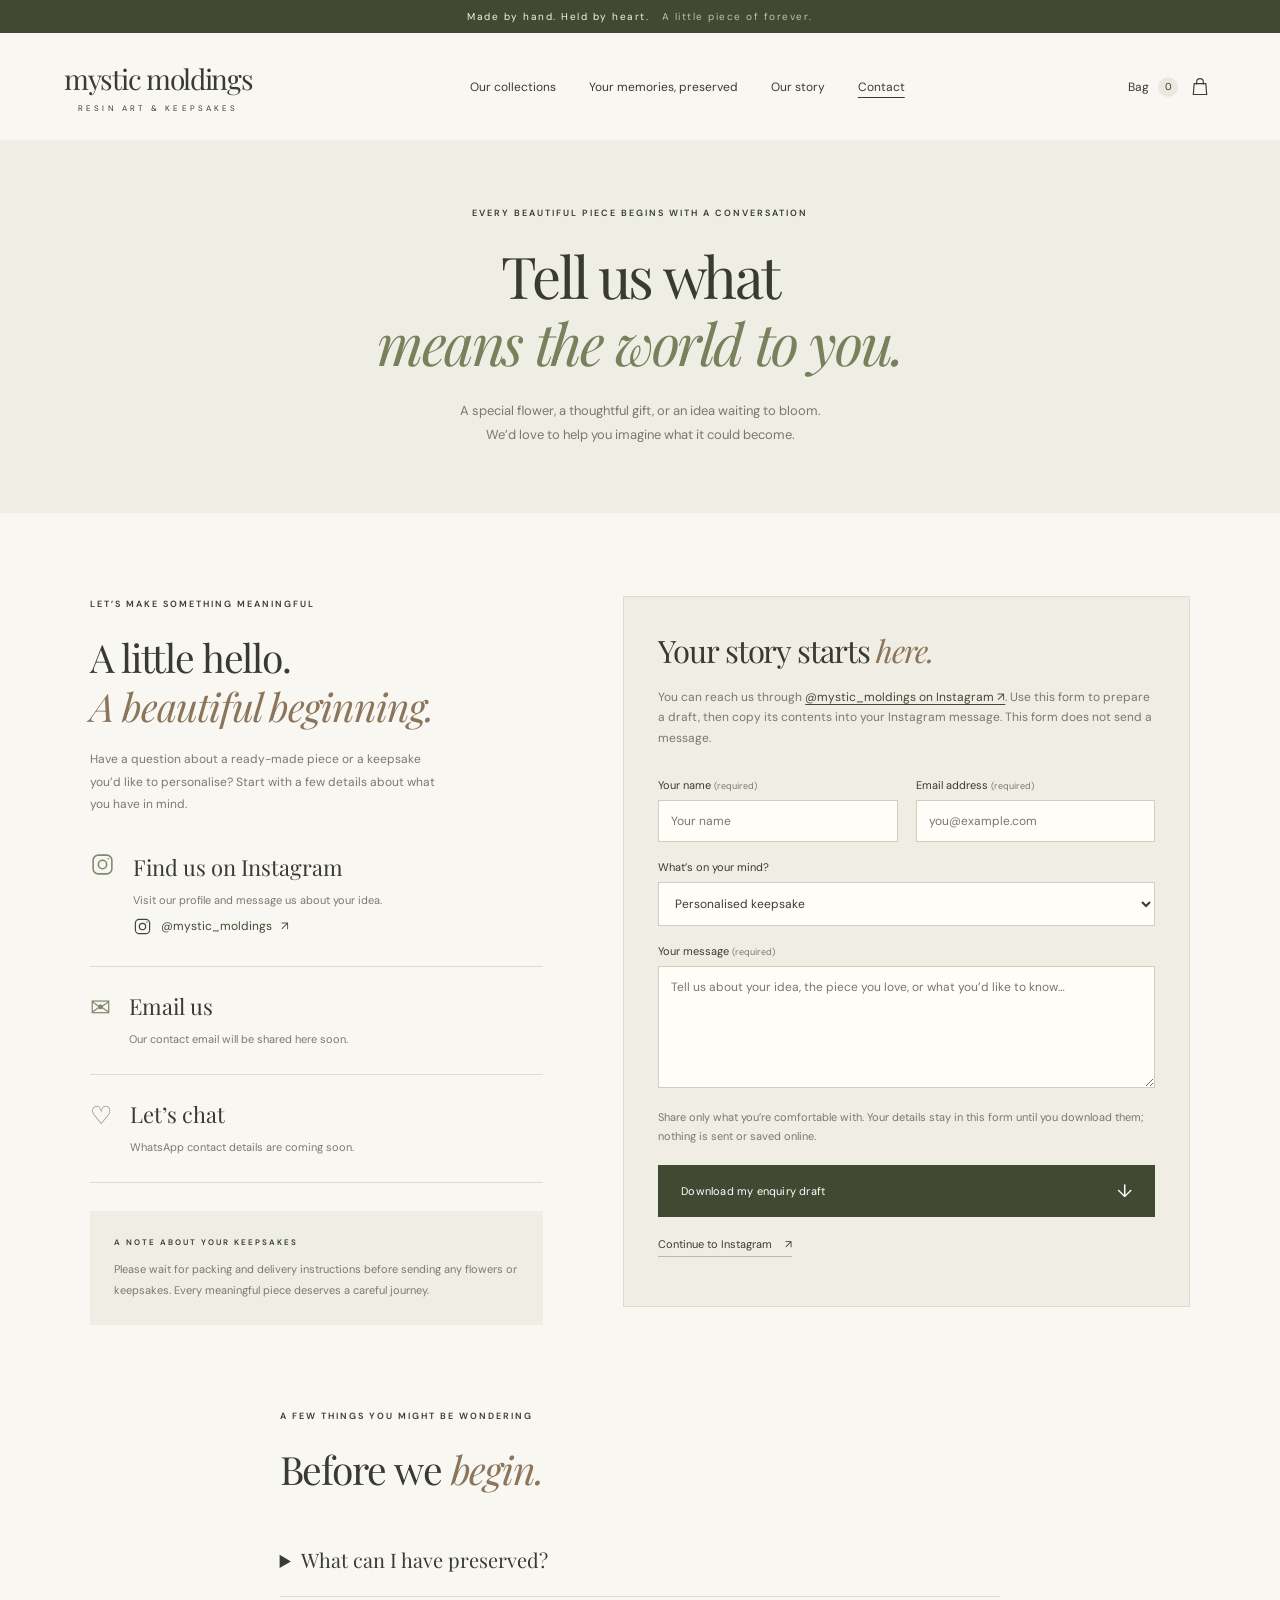
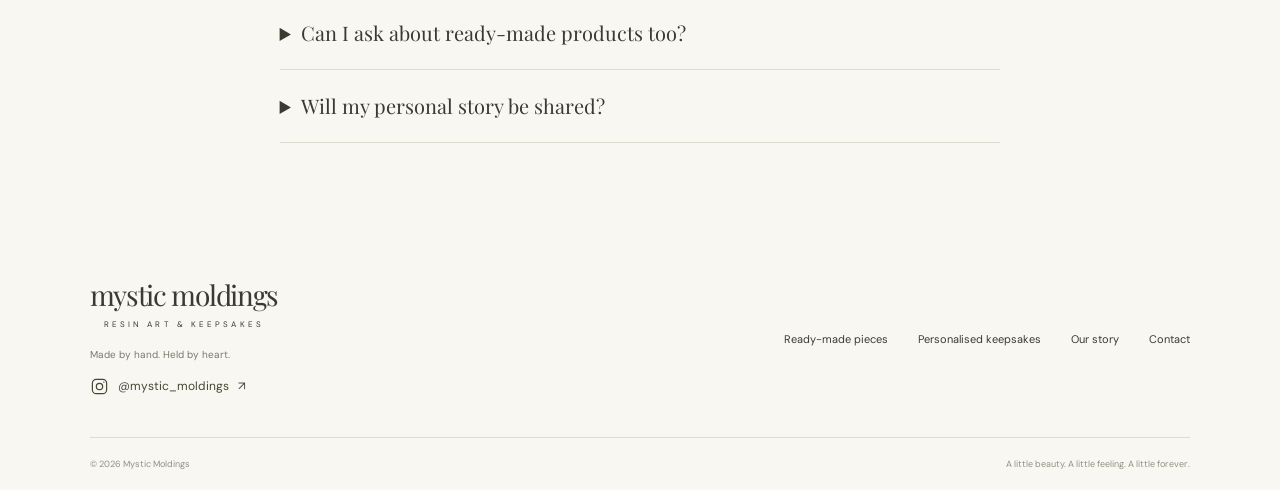
<file: contact.html>
<!DOCTYPE html>
<html lang="en">
<head><meta charset="UTF-8"><meta name="viewport" content="width=device-width,initial-scale=1"><meta name="theme-color" content="#f5f1e9"><title>Contact — Mystic Moldings</title><link rel="preconnect" href="https://fonts.googleapis.com"><link rel="preconnect" href="https://fonts.gstatic.com" crossorigin><link href="https://fonts.googleapis.com/css2?family=DM+Sans:wght@400;500;600;700&family=Manrope:wght@400;500;600&family=Playfair+Display:ital,wght@0,400;0,500;0,600;1,400;1,500&display=swap" rel="stylesheet"><link rel="stylesheet" href="styles.css"></head>
<body>

<div class="announcement">Made by hand. Held by heart. <span>A little piece of forever.</span></div>
<header class="header"><a class="wordmark" href="index.html" aria-label="Mystic Moldings home">mystic moldings<span>RESIN ART & KEEPSAKES</span></a><nav aria-label="Main navigation"><a href="index.html#collections">Our collections</a><a href="index.html#keepsakes">Your memories, preserved</a><a href="index.html#about">Our story</a><a href="contact.html" aria-current="page">Contact</a></nav><button class="bag-button" id="open-bag" aria-label="Open shopping bag">Bag <span id="bag-count">0</span><svg viewBox="0 0 24 24" fill="none" stroke="currentColor" stroke-width="1.4"><path d="M5 8h14l1 13H4L5 8Z"/><path d="M8 9V6a4 4 0 0 1 8 0v3"/></svg></button></header>
<main id="main-content">
<section class="contact-intro section">
  <p class="eyebrow">EVERY BEAUTIFUL PIECE BEGINS WITH A CONVERSATION</p>
  <h1>Tell us what<br><em>means the world to you.</em></h1>
  <p>A special flower, a thoughtful gift, or an idea waiting to bloom.<br>We’d love to help you imagine what it could become.</p>
</section>
<section class="contact-layout section" aria-label="Contact and enquiry details">
  <div class="contact-details">
    <p class="eyebrow">LET’S MAKE SOMETHING MEANINGFUL</p>
    <h2>A little hello.<br><em>A beautiful beginning.</em></h2>
    <p>Have a question about a ready-made piece or a keepsake you’d like to personalise? Start with a few details about what you have in mind.</p>
    <div class="contact-channel instagram-contact"><span aria-hidden="true"><svg viewBox="0 0 24 24" fill="none" stroke="currentColor" stroke-width="1.5" aria-hidden="true"><rect x="3" y="3" width="18" height="18" rx="5"/><circle cx="12" cy="12" r="4"/><circle cx="17.5" cy="6.5" r=".8" fill="currentColor" stroke="none"/></svg></span><div><h3>Find us on Instagram</h3><p>Visit our profile and message us about your idea.</p><a class="instagram-link" href="https://www.instagram.com/mystic_moldings/" target="_blank" rel="noopener noreferrer" aria-label="Mystic Moldings on Instagram (opens in a new tab)"><svg viewBox="0 0 24 24" fill="none" stroke="currentColor" stroke-width="1.5" aria-hidden="true"><rect x="3" y="3" width="18" height="18" rx="5"/><circle cx="12" cy="12" r="4"/><circle cx="17.5" cy="6.5" r=".8" fill="currentColor" stroke="none"/></svg><span>@mystic_moldings</span><span aria-hidden="true">↗</span></a></div></div>
    <div class="contact-channel"><span aria-hidden="true">✉</span><div><h3>Email us</h3><p>Our contact email will be shared here soon.</p></div></div>
    <div class="contact-channel"><span aria-hidden="true">♡</span><div><h3>Let’s chat</h3><p>WhatsApp contact details are coming soon.</p></div></div>
    <div class="contact-tip"><p class="eyebrow">A NOTE ABOUT YOUR KEEPSAKES</p><p>Please wait for packing and delivery instructions before sending any flowers or keepsakes. Every meaningful piece deserves a careful journey.</p></div>
  </div>
  <div class="contact-form-panel">
    <h2>Your story starts <em>here.</em></h2>
    <p class="form-intro" id="contact-form-note">You can reach us through <a href="https://www.instagram.com/mystic_moldings/" target="_blank" rel="noopener noreferrer">@mystic_moldings on Instagram ↗</a>. Use this form to prepare a draft, then copy its contents into your Instagram message. This form does not send a message.</p>
    <form id="contact-form" aria-describedby="contact-form-note">
      <div class="contact-form-row">
        <label>Your name <span>(required)</span><input name="name" required maxlength="80" autocomplete="name" placeholder="Your name"></label>
        <label>Email address <span>(required)</span><input name="email" type="email" required maxlength="254" autocomplete="email" placeholder="you@example.com"></label>
      </div>
      <label>What’s on your mind?<select name="topic"><option>Personalised keepsake</option><option>Ready-made product</option><option>Wedding flowers / varmala</option><option>Pet keepsake</option><option>Gifting or bulk enquiry</option><option>Something else</option></select></label>
      <label>Your message <span>(required)</span><textarea name="message" required rows="6" maxlength="3000" placeholder="Tell us about your idea, the piece you love, or what you’d like to know…"></textarea></label>
      <p class="dialog-note">Share only what you’re comfortable with. Your details stay in this form until you download them; nothing is sent or saved online.</p>
      <button class="button dark full" type="submit">Download my enquiry draft <span aria-hidden="true">↓</span></button>
      <a class="text-link contact-instagram-action" href="https://www.instagram.com/mystic_moldings/" target="_blank" rel="noopener noreferrer">Continue to Instagram <span aria-hidden="true">↗</span></a>
      <p id="contact-status" role="status" aria-live="polite"></p>
    </form>
  </div>
</section>
<section class="contact-faq section" aria-labelledby="faq-title">
  <p class="eyebrow">A FEW THINGS YOU MIGHT BE WONDERING</p>
  <h2 id="faq-title">Before we <em>begin.</em></h2>
  <details><summary>What can I have preserved?</summary><p>Roses, wedding varmalas, bouquet flowers, and small keepsakes such as pet hair are starting points for a personalised piece. Suitability depends on the material and its condition, so discuss your idea with us before sending anything.</p></details>
  <details><summary>Can I ask about ready-made products too?</summary><p>Of course. Choose “Ready-made product” in your enquiry and include the name of the jewellery, clock, pen stand, table, or other piece you’re interested in.</p></details>
  <details><summary>Will my personal story be shared?</summary><p>Your story is yours to tell. We’ll ask your permission before featuring a keepsake story, and leave out personal details.</p></details>
</section>
</main><footer><div><a class="wordmark" href="index.html">mystic moldings<span>RESIN ART & KEEPSAKES</span></a><p>Made by hand. Held by heart.</p><a class="instagram-link" href="https://www.instagram.com/mystic_moldings/" target="_blank" rel="noopener noreferrer" aria-label="Mystic Moldings on Instagram (opens in a new tab)"><svg viewBox="0 0 24 24" fill="none" stroke="currentColor" stroke-width="1.5" aria-hidden="true"><rect x="3" y="3" width="18" height="18" rx="5"/><circle cx="12" cy="12" r="4"/><circle cx="17.5" cy="6.5" r=".8" fill="currentColor" stroke="none"/></svg><span>@mystic_moldings</span><span aria-hidden="true">↗</span></a></div><div class="footer-links"><a href="index.html#shop">Ready-made pieces</a><a href="index.html#keepsakes">Personalised keepsakes</a><a href="index.html#about">Our story</a><a href="contact.html">Contact</a></div><div class="footer-bottom"><span>© <span id="year"></span> Mystic Moldings</span><span>A little beauty. A little feeling. A little forever.</span></div></footer>
<dialog id="bag-dialog"><div class="dialog-heading"><h2>Your bag <em id="bag-title-count"></em></h2><button class="close" data-close aria-label="Close shopping bag">×</button></div><div id="bag-items"></div><div id="bag-total"></div><p class="dialog-note">This is a collection preview. Checkout will be available when the shop launches.</p><button class="button dark full" data-close>Continue exploring <span>→</span></button></dialog>
<script src="script.js"></script><script src="contact.js"></script>
</body></html>
</file>
<file: styles.css>
:root{--paper:#f9f7f2;--ink:#393b30;--muted:#79796c;--line:#dddcd1;--olive:#424933;--serif:'Playfair Display',Georgia,serif}*{box-sizing:border-box}html{scroll-behavior:smooth;scroll-padding-top:30px}body{margin:0;background:var(--paper);color:var(--ink);font-family:'DM Sans',sans-serif;font-size:14px}button,input,select,textarea{font:inherit}button,a{-webkit-tap-highlight-color:transparent}button{cursor:pointer}a{color:inherit;text-decoration:none}button{color:inherit}button:focus-visible,a:focus-visible{outline:2px solid #a77751;outline-offset:5px}.announcement{background:var(--olive);color:#f6f3e9;text-align:center;padding:10px 20px;font-size:10px;letter-spacing:1.5px}.announcement span{margin-left:8px;opacity:.7}.header{max-width:1500px;margin:auto;padding:27px 5%;display:flex;align-items:center;justify-content:space-between;gap:24px}.wordmark{font-family:var(--serif);font-size:28px;letter-spacing:-1.3px;display:inline-block;white-space:nowrap}.wordmark>span{font-family:'DM Sans',sans-serif;display:block;text-align:center;font-size:8px;letter-spacing:3.1px;margin-top:6px}.header nav{display:flex;gap:33px;font-size:12px}.header nav a:hover,.footer-links a:hover{color:#9c6b4d}.bag-button{border:0;background:none;display:flex;gap:9px;align-items:center;font-size:12px}.bag-button svg{width:20px;margin-left:3px}.bag-button>span{background:#e9e9df;border-radius:50%;height:20px;width:20px;display:grid;place-items:center;font-size:10px}.hero{max-width:1500px;margin:auto;display:grid;grid-template-columns:1fr 1fr;min-height:620px}.hero-copy{padding:77px 10% 48px}.eyebrow{font-size:9px;font-weight:600;letter-spacing:2px;line-height:1.8;margin:0 0 21px}.hero .eyebrow{display:flex;align-items:center;gap:9px}.eyebrow>span{height:5px;width:5px;background:#8b906c;border-radius:50%}h1,h2,h3,p{margin-top:0}h1,h2,h3{font-family:var(--serif);font-weight:400}h1{font-size:clamp(44px,4.65vw,70px);line-height:1.16;letter-spacing:-2.4px;margin-bottom:25px}em{font-weight:400;color:#8b755b}h1 em{color:#78805c}.hero-description{max-width:345px;font-size:13px;line-height:1.9;color:#737365;margin-bottom:30px}.button{display:inline-flex;align-items:center;justify-content:space-between;gap:30px;border:0;padding:17px 23px;font-size:11px;letter-spacing:.2px;transition:background .2s,transform .2s}.button:hover{transform:translateY(-2px)}.dark{background:var(--olive);color:white}.dark:hover{background:#596145}.button>span{font-size:18px;line-height:1}.text-link{display:flex;align-items:center;width:max-content;gap:13px;font-size:11px;background:none;padding:0 0 5px;border:0;border-bottom:1px solid #b9b8a7}.hero .text-link{margin-top:22px}.hero-footnote{display:flex;align-items:center;gap:12px;margin-top:39px}.hero-footnote svg{width:28px;color:#999f83}.hero-footnote p{font-size:9px;line-height:1.8;margin:0;color:#8a8a7e}.hero-footnote strong{font-weight:400;color:#565b48}.hero-image{position:relative;overflow:hidden;margin:10px 20px 20px 0;border-radius:120px 0 0 0;min-height:590px;background:#ccc3ae}.hero-image>img{width:100%;height:100%;position:absolute;object-fit:cover;object-position:center 57%;filter:brightness(.82) saturate(.68)}.image-shade{position:absolute;inset:0;background:linear-gradient(transparent 45%,#23291e85)}.round-seal{position:absolute;top:30px;right:28px;border-radius:50%;width:101px;height:101px;border:1px solid #f4f3dc99;display:flex;flex-direction:column;justify-content:center;align-items:center;color:#fffbe8;font-size:6px;letter-spacing:1.2px;transform:rotate(12deg);gap:3px}.round-seal span{font-size:38px;line-height:1.2}.image-caption{position:absolute;bottom:50px;left:43px;color:#fff9ec}.image-caption>span{font-family:var(--serif);font-style:italic;font-size:29px}.image-caption p{font-size:9px;letter-spacing:.6px;margin:12px 0 0;opacity:.8}.photo-label{position:absolute;right:21px;bottom:42px;writing-mode:vertical-rl;color:#fff9ec;font-size:7px;letter-spacing:2px}.values-strip{display:flex;justify-content:space-around;gap:20px;padding:23px 5%;border-block:1px solid var(--line);background:#efefe5}.values-strip>span{display:flex;align-items:center;gap:12px;color:#747b5f;font-size:21px}.values-strip>span>span{color:#616651;font-size:10px;letter-spacing:.4px}.section{padding:83px 7%;max-width:1440px;margin:auto}.section-intro{text-align:center;margin-bottom:38px}.section-intro .eyebrow{margin-bottom:15px}h2{font-size:39px;line-height:1.25;letter-spacing:-1.1px;margin-bottom:17px}.section-intro>p:last-child,.section-top>p{font-size:12px;color:var(--muted);line-height:1.9;margin:0}.collection-grid{display:grid;grid-template-columns:1fr 1fr;gap:24px}.collection-card{height:420px;position:relative;overflow:hidden}.collection-card>img{width:100%;height:100%;object-fit:cover;transition:transform .6s;filter:brightness(.72) saturate(.65)}.collection-card:hover>img{transform:scale(1.035)}.collection-overlay{position:absolute;inset:0;background:linear-gradient(transparent,#24271bd6);display:flex;flex-direction:column;justify-content:flex-end;padding:35px;color:#fff9ef}.tiny-label{font-size:8px;letter-spacing:2px;margin-bottom:15px}.collection-overlay h3{font-size:32px;margin-bottom:13px;letter-spacing:-.7px}.collection-overlay p{font-size:11px;line-height:1.9;color:#ece9de}.collection-link{display:flex;justify-content:space-between;align-items:center;border-top:1px solid #ddd9c94f;margin-top:10px;padding-top:18px;font-size:11px}.collection-link b{font-size:21px;font-weight:400}.shop{padding-top:20px}.section-top{display:flex;justify-content:space-between;align-items:flex-end;gap:30px;margin-bottom:26px}.section-top .eyebrow{margin-bottom:14px}.section-top h2{margin:0}.small-note{font-size:10px;color:var(--muted);padding-bottom:7px}.filters{display:flex;gap:8px;margin:29px 0 15px;flex-wrap:wrap}.filters button{border:1px solid var(--line);border-radius:20px;background:transparent;padding:9px 18px;font-size:10px}.filters .active{background:var(--olive);border-color:var(--olive);color:white}.preview-note{font-size:10px;color:var(--muted);margin-bottom:22px}.product-grid{display:grid;grid-template-columns:repeat(4,1fr);gap:22px}.product-image{aspect-ratio:4/5;position:relative;background:#e7e3db;overflow:hidden}.product-image img{height:100%;width:100%;object-fit:cover;filter:saturate(.7);transition:transform .4s}.product-card:hover img{transform:scale(1.04)}.product-tag{position:absolute;left:13px;top:13px;font-size:7px;letter-spacing:1px;background:#f9f7f0ed;padding:7px 9px}.add-bag{position:absolute;right:12px;bottom:12px;border:0;background:var(--paper);border-radius:50%;width:33px;height:33px;font-size:22px;transition:background .2s}.add-bag:hover{background:#dfe3cf}.product-meta{display:flex;justify-content:space-between;gap:6px;align-items:center;margin-top:15px}.product-meta h3{font-size:17px;margin:0}.product-meta span{font-size:11px;white-space:nowrap}.product-card>p{font-size:10px;color:var(--muted);margin-top:7px}.keepsakes{background:#eeeee4;max-width:none;padding-inline:max(7%,calc((100% - 1240px)/2))}.story-grid{display:grid;grid-template-columns:repeat(3,1fr);gap:27px;margin-top:35px}.story-image{height:290px;position:relative;overflow:hidden}.story-image img{width:100%;height:100%;object-fit:cover;filter:saturate(.6)}.story-image span{position:absolute;bottom:15px;left:15px;background:#f9f7f2ed;padding:8px 12px;font-size:7px;letter-spacing:1.3px}.story-card h3{font-size:25px;margin:22px 0 12px}.story-card>p{font-size:11px;line-height:1.9;color:#717665;max-width:330px}.story-link{border:0;border-bottom:1px solid #b9beaa;background:none;font-size:10px;padding:8px 0;display:flex;gap:20px;align-items:center}.story-link span{font-size:16px}.story-disclaimer{font-size:9px;color:#878b7b;margin:29px 0 0}.process{display:grid;grid-template-columns:1.1fr 1fr;gap:100px;padding-block:90px}.process-intro>p:not(.eyebrow){font-size:12px;line-height:1.9;color:var(--muted);max-width:380px;margin-bottom:27px}.steps>div{display:flex;gap:24px;padding:23px 0;border-bottom:1px solid var(--line)}.steps>div:first-child{padding-top:10px}.steps>div>span{font-family:var(--serif);font-style:italic;font-size:24px;color:#a2a68f}.steps h3{font-size:23px;margin-bottom:9px}.steps p{font-size:11px;color:var(--muted);line-height:1.9;margin-bottom:0}.closing{text-align:center;background:#e9e5db;padding:52px 20px 58px}.closing>span{font-size:32px;color:#939878}.closing>p{font-family:var(--serif);font-size:33px;line-height:1.4;margin:15px 0 23px}.closing .text-link{margin:auto}footer{padding:50px 7% 20px;display:flex;justify-content:space-between;flex-wrap:wrap;gap:35px}footer>div>p{font-size:10px;color:var(--muted);margin-top:17px}.footer-links{display:flex;gap:30px;align-items:center;font-size:11px}.footer-bottom{width:100%;border-top:1px solid var(--line);padding-top:20px;display:flex;justify-content:space-between;color:#909183;font-size:9px}dialog{border:1px solid var(--line);background:var(--paper);color:var(--ink);padding:30px;width:min(520px,calc(100% - 30px));max-height:90dvh}dialog::backdrop{background:#21281980;backdrop-filter:blur(4px)}.dialog-heading{display:flex;justify-content:space-between;align-items:center;gap:20px}.dialog-heading h2{font-size:30px}.close{border:0;background:none;font-size:28px;padding:0 5px;align-self:flex-start}.dialog-note{font-size:11px;color:var(--muted);line-height:1.7;margin:20px 0}.full{width:100%}.form-intro{font-size:12px;color:var(--muted);line-height:1.7}form label{display:block;margin-top:18px;font-size:11px}input,select,textarea{display:block;width:100%;margin-top:8px;padding:12px;border:1px solid #cfcebf;border-radius:0;background:#fffdf7;color:var(--ink);font-size:12px}textarea{resize:vertical}.toast{position:fixed;bottom:25px;left:50%;transform:translate(-50%,20px);background:var(--olive);color:white;padding:14px 24px;font-size:12px;opacity:0;pointer-events:none;transition:.3s;z-index:5}.toast.visible{opacity:1;transform:translate(-50%,0)}.bag-item{display:flex;align-items:center;gap:15px;padding:17px 0;border-bottom:1px solid var(--line)}.bag-item img{width:62px;height:75px;object-fit:cover}.bag-item-info{flex:1}.bag-item h3{font-size:19px;margin-bottom:7px}.bag-item p{font-size:11px;margin:0}.remove-item{background:none;border:0;font-size:10px;text-decoration:underline}#bag-total{margin-top:20px;display:flex;justify-content:space-between}#form-status{font-size:11px;line-height:1.6} .empty-bag{padding:30px 0;color:var(--muted);line-height:1.8}
@media(min-width:1500px){.hero-copy{padding-left:75px}.hero-image{margin-right:0}}@media(max-width:1000px){.header nav{gap:18px}.hero-copy{padding:60px 8% 35px}h1{font-size:49px}.hero-image{min-height:560px}.hero{min-height:0}.image-caption{left:25px}.image-caption>span{font-size:25px}.section{padding:65px 5%}.shop{padding-top:15px}.collection-card{height:380px}.collection-overlay{padding:25px}.collection-overlay h3{font-size:27px}.product-grid{gap:15px}.product-meta{align-items:flex-start;flex-direction:column}.story-image{height:240px}.process{gap:45px}h2{font-size:34px}}@media(max-width:700px){.announcement{font-size:8px;padding:9px}.announcement span{margin-left:3px}.header{padding:21px 6%;flex-wrap:wrap;gap:21px}.wordmark{font-size:25px}.header nav{order:3;width:100%;justify-content:space-between;gap:10px;font-size:10px}.hero{grid-template-columns:1fr}.hero-copy{padding:42px 7% 35px}.hero .eyebrow{font-size:8px}h1{font-size:clamp(43px,9.7vw,64px)}.hero-description{max-width:400px;font-size:12px}.hero-footnote{margin-top:25px}.hero-image{min-height:420px;margin:0 5% 24px;border-radius:85px 0 0 0}.image-caption{bottom:30px;left:26px}.round-seal{width:82px;height:82px;font-size:5px;right:22px;top:22px}.values-strip{display:grid;grid-template-columns:1fr 1fr;gap:15px;padding:19px 6%}.values-strip>span{gap:8px;font-size:19px}.values-strip>span>span{font-size:8px;letter-spacing:0}.section{padding:52px 6%}h2{font-size:32px}.section-intro{margin-bottom:28px}.collection-grid{grid-template-columns:1fr;gap:18px}.collection-card{height:370px}.collection-overlay{padding:27px}.collection-overlay h3{font-size:30px}.section-top{display:block}.section-top>p{margin-top:18px}.small-note{display:block;margin-top:15px}.shop{padding-top:8px}.product-grid{grid-template-columns:repeat(2,1fr);gap:23px 15px}.product-meta h3{font-size:18px}.filters{gap:6px}.filters button{padding:8px 12px;font-size:9px}.preview-note{line-height:1.7}.story-grid{grid-template-columns:1fr;gap:35px}.story-image{height:330px}.story-card>p{max-width:none}.story-card h3{margin-top:18px}.story-disclaimer{line-height:1.7}.process{grid-template-columns:1fr;gap:30px}.closing>p{font-size:27px}.footer-links{flex-direction:column;align-items:flex-start;gap:14px}.footer-bottom{font-size:8px;gap:20px;line-height:1.7}footer{padding:37px 6% 20px}.photo-label{font-size:6px}.toast{max-width:90%;width:max-content;text-align:center}.dialog-heading h2{font-size:27px}}@media(prefers-reduced-motion:reduce){html{scroll-behavior:auto}*,*::before,*::after{transition:none!important}}
/* Contact page */
[aria-current="page"]{text-decoration:underline;text-underline-offset:6px}
.contact-intro{text-align:center;background:#eeeee4;max-width:none;padding-block:65px}
.contact-intro h1{font-size:clamp(39px,4.5vw,64px);margin-bottom:23px}
.contact-intro>p:last-child{color:var(--muted);font-size:13px;line-height:1.9;margin:0}
.contact-layout{display:grid;grid-template-columns:1fr 1.25fr;gap:80px;align-items:start}
.contact-details>p:not(.eyebrow){font-size:12px;line-height:1.9;color:var(--muted);max-width:360px}
.contact-channel{display:flex;gap:18px;border-bottom:1px solid var(--line);padding:24px 0}
.contact-channel>span{font-size:25px;color:#82886b}
.contact-channel h3{font-size:22px;margin-bottom:8px}
.contact-channel p,.contact-tip>p:last-child{font-size:11px;line-height:1.9;color:var(--muted);margin:0}
.contact-tip{background:#eeeee4;padding:24px;margin-top:28px}
.contact-tip .eyebrow{margin-bottom:10px;font-size:8px}
.contact-form-panel{background:#f0ede5;border:1px solid var(--line);padding:34px}
.contact-form-panel h2{font-size:31px}
.contact-form-row{display:grid;grid-template-columns:1fr 1fr;gap:18px}
.contact-form-panel label>span{color:var(--muted);font-size:9px}
#contact-status{font-size:11px;line-height:1.8;margin:15px 0 0;color:var(--olive)}
.contact-faq{max-width:900px;padding-top:0}
.contact-faq h2{margin-bottom:30px}
.contact-faq details{border-bottom:1px solid var(--line);padding:21px 0}
.contact-faq summary{cursor:pointer;font-family:var(--serif);font-size:20px;line-height:1.5}
.contact-faq details p{font-size:12px;line-height:1.9;color:var(--muted);margin:15px 0 0}
@media(max-width:1000px){.contact-layout{gap:35px}.contact-form-row{grid-template-columns:1fr;gap:0}.contact-form-panel{padding:26px}.header nav{gap:17px}}
@media(max-width:700px){.contact-intro{padding:43px 6%}.contact-intro .eyebrow{font-size:8px}.contact-layout{grid-template-columns:1fr;gap:35px}.contact-form-panel{padding:23px}.contact-form-panel h2{font-size:29px}.contact-faq{padding-top:0}.header nav{flex-wrap:wrap;gap:15px}.contact-faq summary{font-size:18px}}
/* Instagram profile and contact links */
.instagram-link{display:inline-flex;align-items:center;gap:9px;font-size:12px;line-height:1.6;color:var(--olive);padding-block:6px}
.instagram-link svg{width:19px;height:19px;flex-shrink:0}
.instagram-link:hover span:first-of-type{text-decoration:underline;text-underline-offset:4px}
.instagram-section{display:grid;grid-template-columns:1.3fr 1fr;align-items:center;gap:45px}
.instagram-section>div>p:last-child{font-size:12px;line-height:1.9;color:var(--muted);max-width:440px;margin-bottom:0}
.instagram-invite{text-align:center;background:#eeeee4;padding:40px 24px;border:1px solid var(--line)}
.instagram-invite>svg{width:38px;height:38px;color:#858c6a;margin-bottom:17px}
.instagram-invite>p{font-family:var(--serif);font-size:21px;margin-bottom:16px}
.instagram-contact>span>svg{width:25px;height:25px}
.contact-instagram-action{margin-top:20px}
.form-intro a,.dialog-note a{text-decoration:underline;text-underline-offset:3px;color:var(--olive)}
@media(max-width:700px){.instagram-section{grid-template-columns:1fr;gap:25px}.instagram-invite{padding:30px 20px}}
</file>
